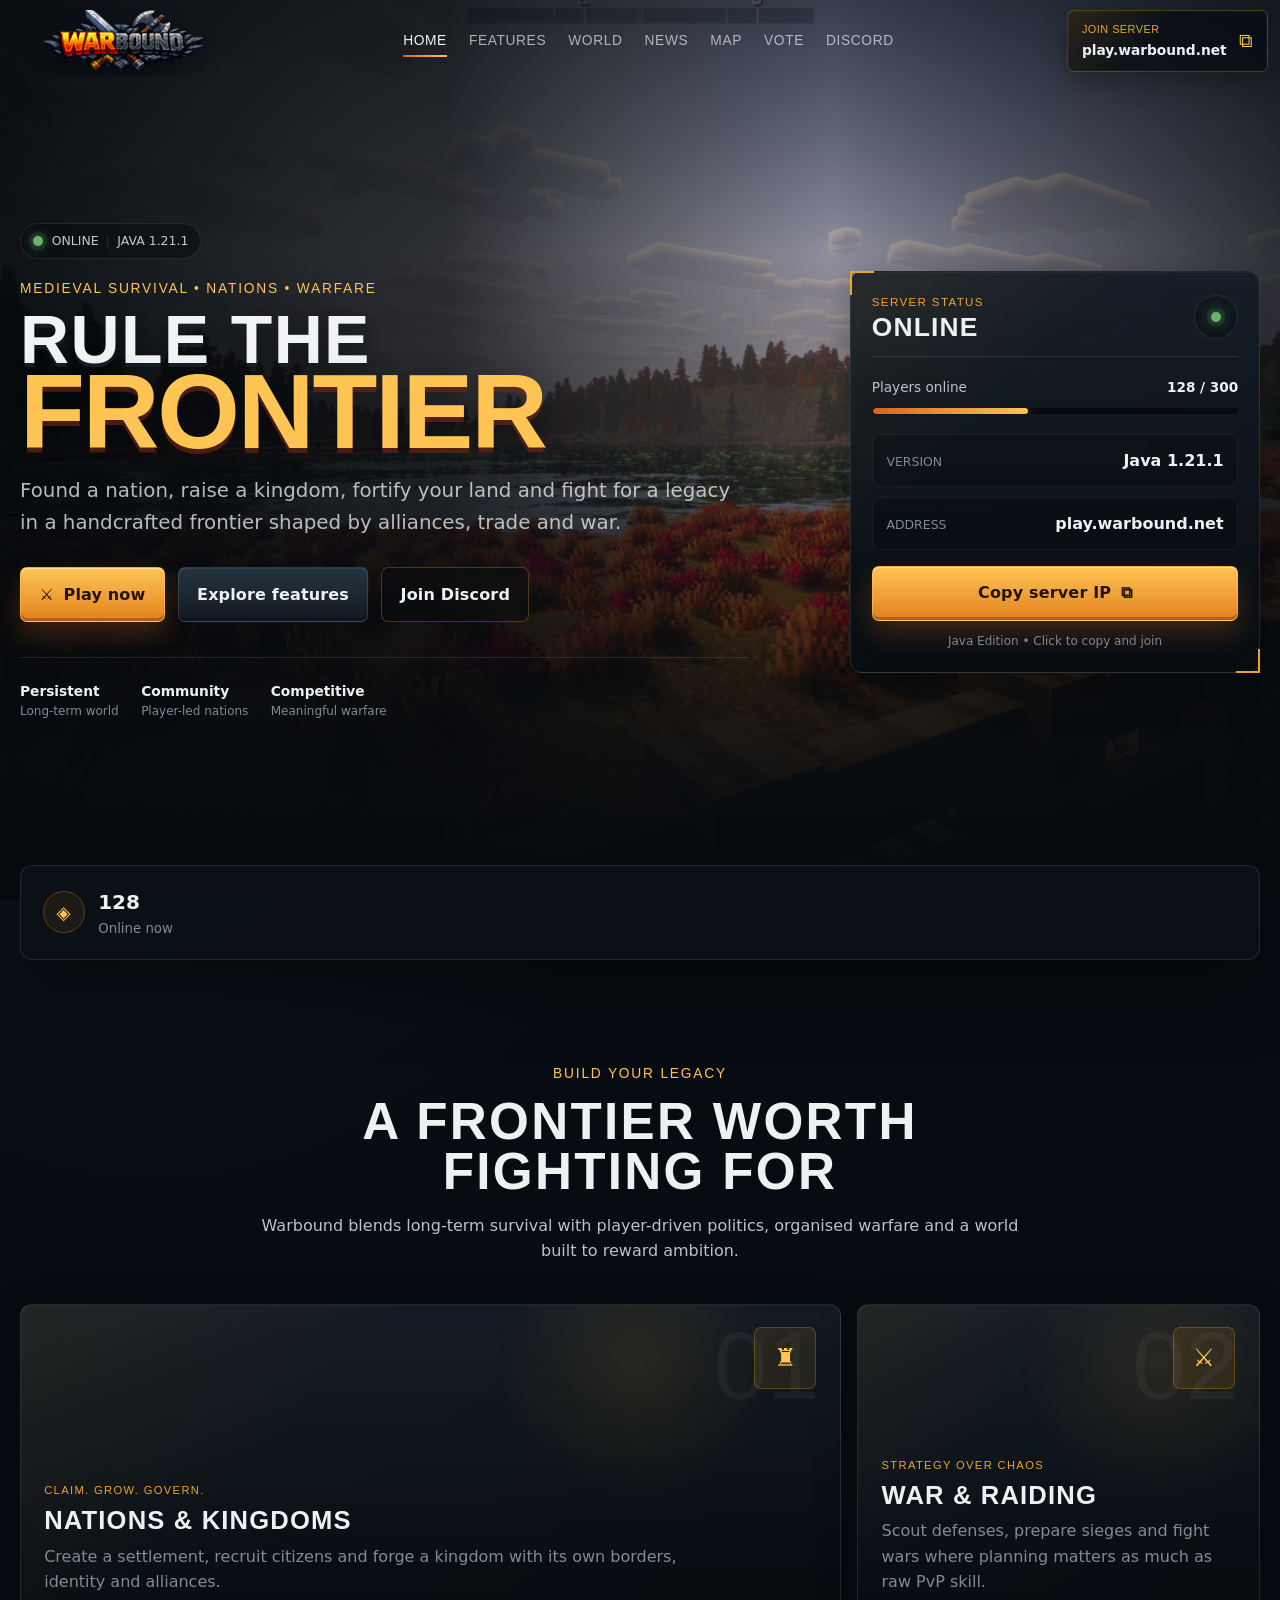
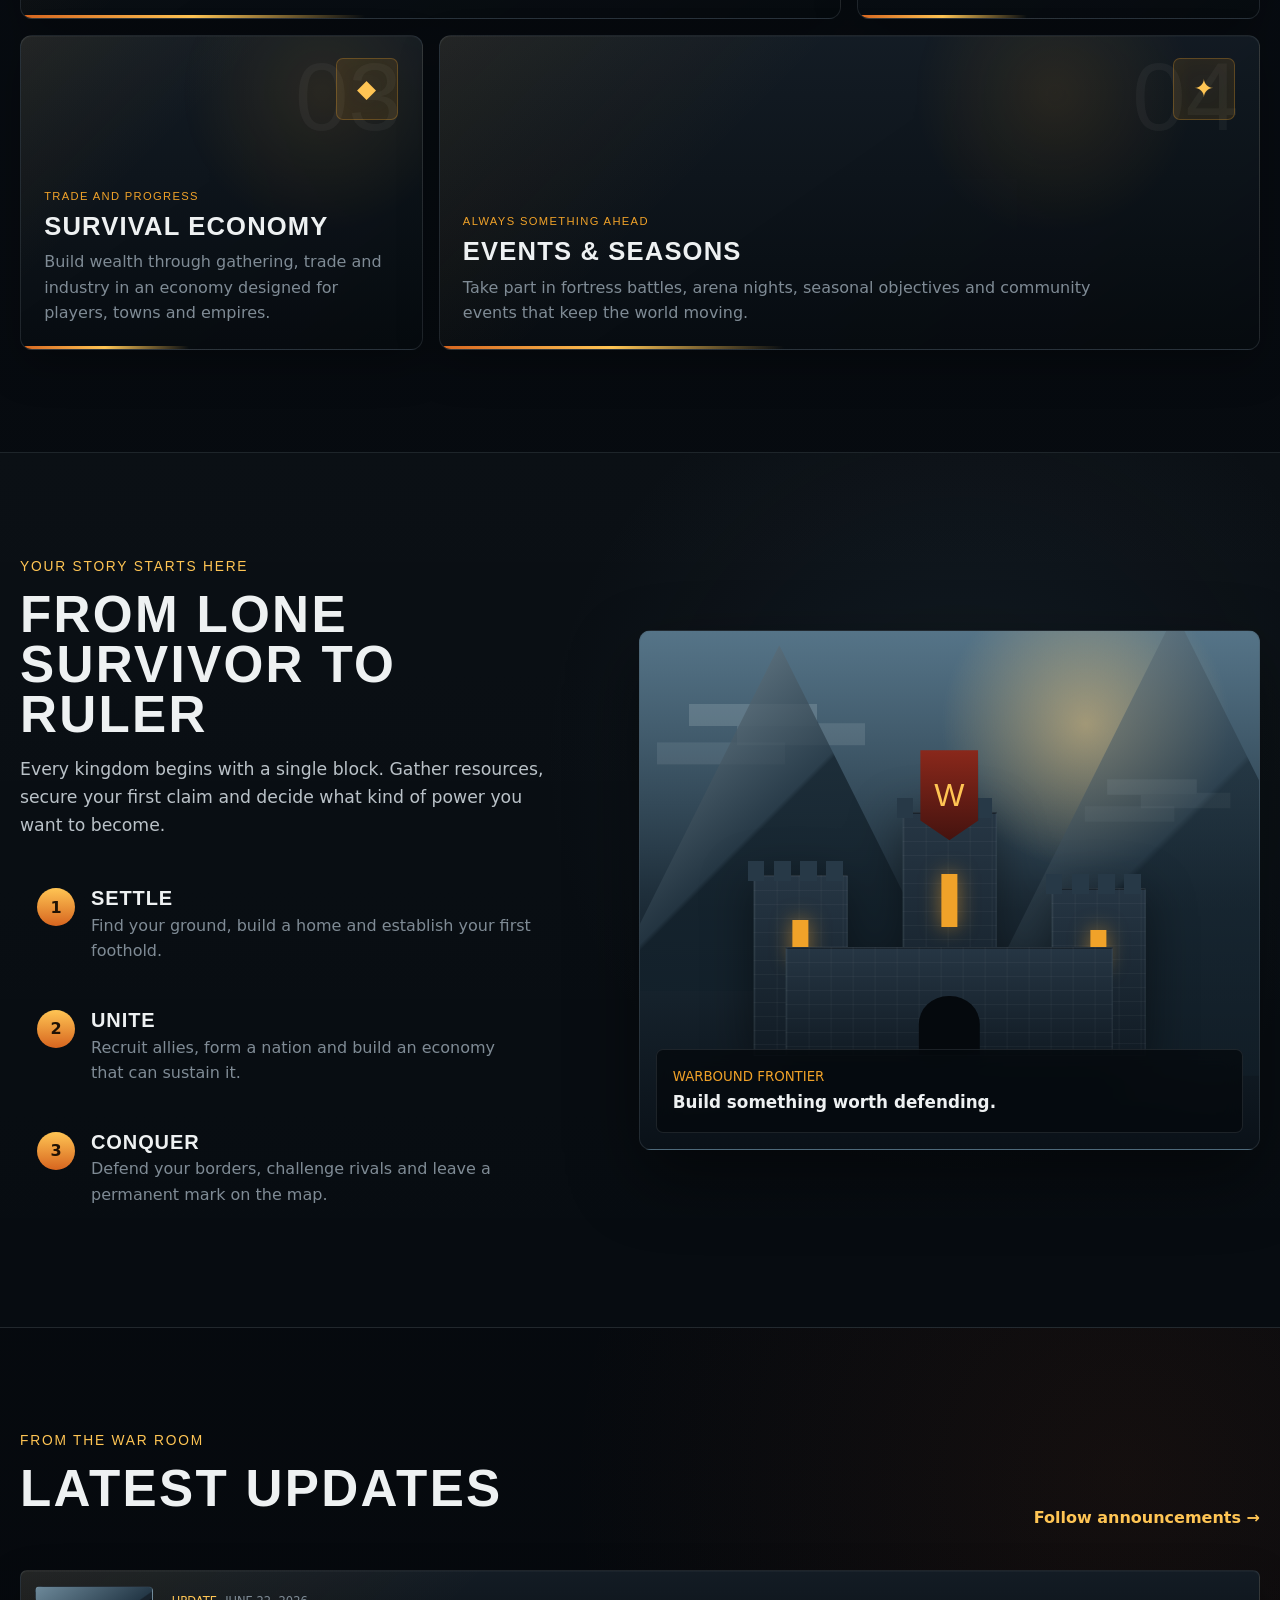
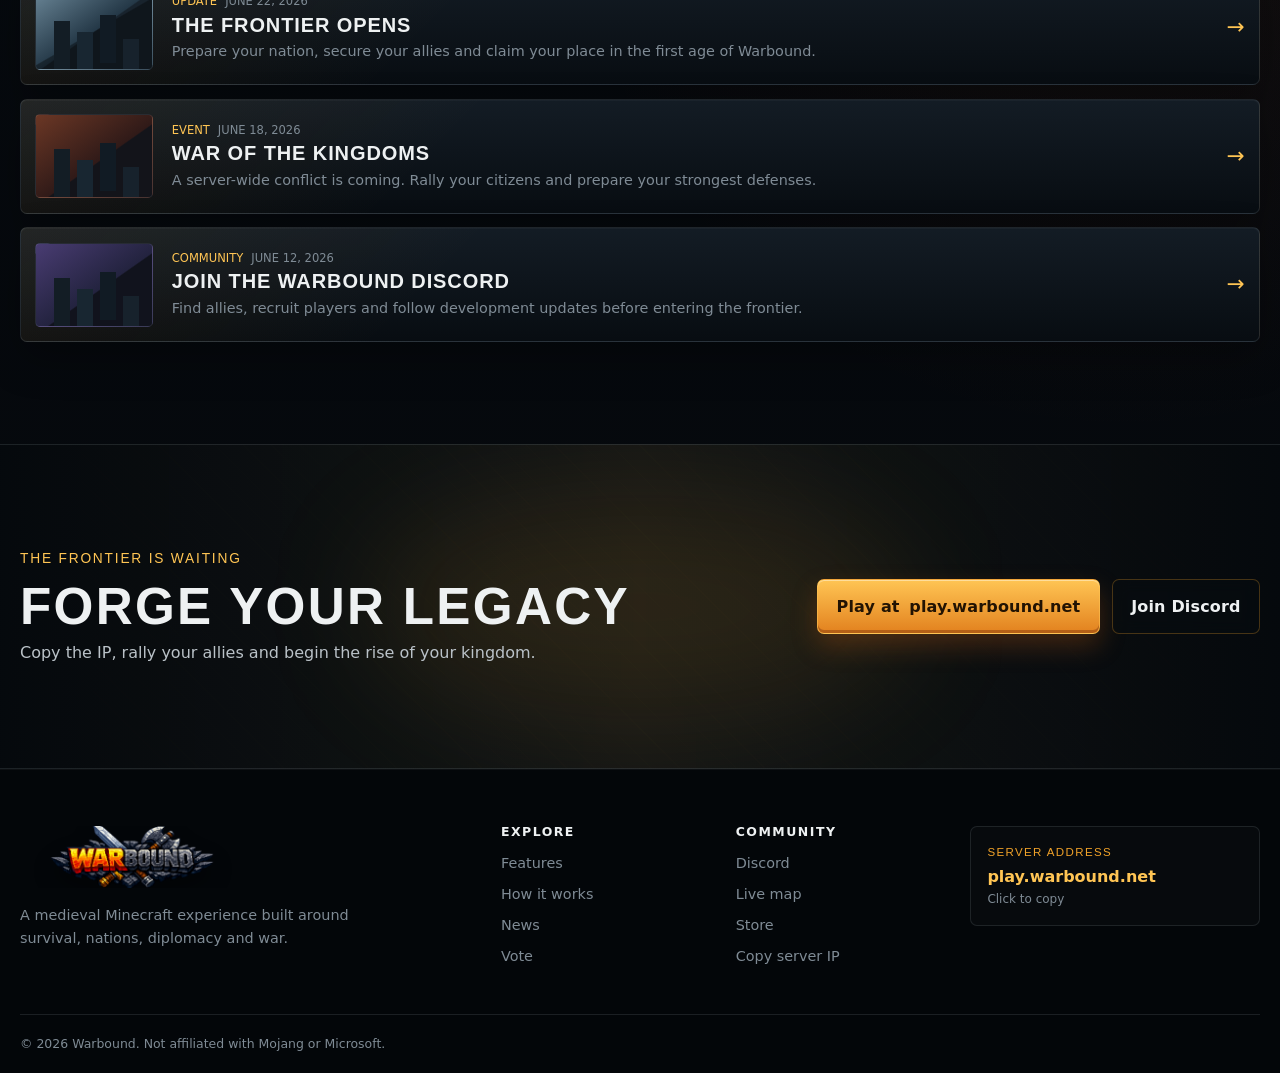
<file: index.html>
<!DOCTYPE html>
<html lang="en">
<head>
    <meta charset="UTF-8">
    <meta name="viewport" content="width=device-width, initial-scale=1.0">
    <meta name="description" content="Warbound is a medieval Minecraft survival, nations, kingdoms, PvP, and raiding server.">
    <meta name="theme-color" content="#080d13">
    <title>Warbound | Rule the Frontier</title>
    <link rel="stylesheet" href="assets/css/style.css">
    <script src="assets/js/site-config.js" defer></script>
    <script src="assets/js/main.js" defer></script>
</head>
<body>
    <a class="skip-link" href="#main-content">Skip to content</a>

    <header class="site-header" id="home">
        <nav class="navbar" aria-label="Main navigation">
            <a href="#home" class="site-logo" aria-label="Warbound home">
                <img src="assets/images/logo.png" alt="Warbound">
                <span class="logo-fallback" aria-hidden="true">WARBOUND</span>
            </a>

            <button class="nav-toggle" type="button" aria-expanded="false" aria-controls="primary-nav" aria-label="Toggle navigation">
                <span></span><span></span><span></span>
            </button>

            <div class="nav-menu" id="primary-nav">
                <a href="#home" class="nav-link active">Home</a>
                <a href="#features" class="nav-link">Features</a>
                <a href="#world" class="nav-link">World</a>
                <a href="#news" class="nav-link">News</a>
                <a href="#" class="nav-link config-link" data-config-url="mapUrl">Map</a>
                <a href="vote.html" class="nav-link">Vote</a>
                <a href="#" class="nav-link config-link" data-config-url="discordUrl">Discord</a>
            </div>

            <button class="server-pill copy-ip" type="button" aria-label="Copy server IP">
                <span class="server-pill-label">Join server</span>
                <strong data-config-text="serverIp">play.warbound.net</strong>
                <span class="copy-mark" aria-hidden="true">⧉</span>
            </button>
        </nav>
    </header>

    <main id="main-content">
        <section class="hero section-anchor" aria-labelledby="hero-title">
            <div class="hero-backdrop" data-hero-image="assets/images/hero-background.png"></div>
            <div class="hero-vignette"></div>
            <div class="hero-grid"></div>

            <div class="hero-content page-shell">
                <div class="hero-copy reveal">
                    <div class="hero-kicker">
                        <span class="status-dot is-loading" data-status-dot aria-hidden="true"></span>
                        <span data-status-text>Checking server...</span>
                        <span class="kicker-divider"></span>
                        <span data-config-text="serverVersion">Java 1.21.1</span>
                    </div>

                    <p class="eyebrow">Medieval survival • nations • warfare</p>
                    <h1 id="hero-title"><span>Rule the</span> Frontier</h1>
                    <p class="hero-subtitle">Found a nation, raise a kingdom, fortify your land and fight for a legacy in a handcrafted frontier shaped by alliances, trade and war.</p>

                    <div class="button-row">
                        <button class="btn btn-primary copy-ip" type="button">
                            <span class="btn-icon" aria-hidden="true">⚔</span>
                            Play now
                        </button>
                        <a class="btn btn-secondary" href="#features">Explore features</a>
                        <a class="btn btn-ghost config-link" href="#" data-config-url="discordUrl">Join Discord</a>
                    </div>

                    <div class="hero-trust">
                        <div><strong>Persistent</strong><span>Long-term world</span></div>
                        <div><strong>Community</strong><span>Player-led nations</span></div>
                        <div><strong>Competitive</strong><span>Meaningful warfare</span></div>
                    </div>
                </div>

                <aside class="status-card reveal" aria-label="Server status">
                    <div class="status-card-top">
                        <div>
                            <p class="panel-label">Server status</p>
                            <h2 data-status-text>Checking server...</h2>
                        </div>
                        <div class="status-orb">
                            <span class="status-dot is-loading" data-status-dot aria-hidden="true"></span>
                        </div>
                    </div>

                    <div class="player-meter" aria-label="Player capacity">
                        <div class="meter-head">
                            <span>Players online</span>
                            <strong><span data-status-current>...</span> / <span data-status-max>...</span></strong>
                        </div>
                        <div class="meter-track"><span data-player-meter></span></div>
                    </div>

                    <dl class="status-list">
                        <div>
                            <dt>Version</dt>
                            <dd data-status-version>Checking...</dd>
                        </div>
                        <div>
                            <dt>Address</dt>
                            <dd data-config-text="serverIp">play.warbound.net</dd>
                        </div>
                    </dl>

                    <button class="btn btn-primary full-width copy-ip" type="button">
                        Copy server IP <span aria-hidden="true">⧉</span>
                    </button>
                    <p class="status-note">Java Edition • Click to copy and join</p>
                </aside>
            </div>

            <div class="hero-bottom-fade"></div>
        </section>

        <section class="stat-rail" aria-label="Warbound highlights">
            <div class="page-shell stat-rail-grid">
                <div><span class="stat-icon" aria-hidden="true">◈</span><strong data-status-current>...</strong><small>Online now</small></div>
            </div>
        </section>

        <section class="section page-shell section-anchor" id="features" aria-labelledby="features-title">
            <div class="section-heading centered reveal">
                <p class="eyebrow">Build your legacy</p>
                <h2 id="features-title">A frontier worth fighting for</h2>
                <p>Warbound blends long-term survival with player-driven politics, organised warfare and a world built to reward ambition.</p>
            </div>

            <div class="feature-grid">
                <article class="feature-card feature-card-large reveal">
                    <div class="feature-number">01</div>
                    <div class="feature-icon" aria-hidden="true">♜</div>
                    <div>
                        <p class="card-kicker">Claim. Grow. Govern.</p>
                        <h3>Nations &amp; Kingdoms</h3>
                        <p>Create a settlement, recruit citizens and forge a kingdom with its own borders, identity and alliances.</p>
                    </div>
                    <span class="card-edge" aria-hidden="true"></span>
                </article>

                <article class="feature-card reveal">
                    <div class="feature-number">02</div>
                    <div class="feature-icon" aria-hidden="true">⚔</div>
                    <div>
                        <p class="card-kicker">Strategy over chaos</p>
                        <h3>War &amp; Raiding</h3>
                        <p>Scout defenses, prepare sieges and fight wars where planning matters as much as raw PvP skill.</p>
                    </div>
                    <span class="card-edge" aria-hidden="true"></span>
                </article>

                <article class="feature-card reveal">
                    <div class="feature-number">03</div>
                    <div class="feature-icon" aria-hidden="true">◆</div>
                    <div>
                        <p class="card-kicker">Trade and progress</p>
                        <h3>Survival Economy</h3>
                        <p>Build wealth through gathering, trade and industry in an economy designed for players, towns and empires.</p>
                    </div>
                    <span class="card-edge" aria-hidden="true"></span>
                </article>

                <article class="feature-card feature-card-wide reveal">
                    <div class="feature-number">04</div>
                    <div class="feature-icon" aria-hidden="true">✦</div>
                    <div>
                        <p class="card-kicker">Always something ahead</p>
                        <h3>Events &amp; Seasons</h3>
                        <p>Take part in fortress battles, arena nights, seasonal objectives and community events that keep the world moving.</p>
                    </div>
                    <span class="card-edge" aria-hidden="true"></span>
                </article>
            </div>
        </section>

        <section class="world-section section section-anchor" id="world" aria-labelledby="world-title">
            <div class="page-shell world-layout">
                <div class="world-copy reveal">
                    <p class="eyebrow">Your story starts here</p>
                    <h2 id="world-title">From lone survivor to ruler</h2>
                    <p class="lead">Every kingdom begins with a single block. Gather resources, secure your first claim and decide what kind of power you want to become.</p>

                    <div class="world-steps">
                        <article>
                            <span>1</span>
                            <div><h3>Settle</h3><p>Find your ground, build a home and establish your first foothold.</p></div>
                        </article>
                        <article>
                            <span>2</span>
                            <div><h3>Unite</h3><p>Recruit allies, form a nation and build an economy that can sustain it.</p></div>
                        </article>
                        <article>
                            <span>3</span>
                            <div><h3>Conquer</h3><p>Defend your borders, challenge rivals and leave a permanent mark on the map.</p></div>
                        </article>
                    </div>
                </div>

                <div class="world-visual reveal" aria-label="Decorative Warbound kingdom panel">
                    <div class="visual-sky"></div>
                    <div class="visual-mountain mountain-one"></div>
                    <div class="visual-mountain mountain-two"></div>
                    <div class="visual-castle">
                        <span class="tower tower-left"></span>
                        <span class="tower tower-center"></span>
                        <span class="tower tower-right"></span>
                        <span class="castle-wall"></span>
                    </div>
                    <div class="visual-banner"><span>W</span></div>
                    <div class="visual-caption"><small>Warbound Frontier</small><strong>Build something worth defending.</strong></div>
                </div>
            </div>
        </section>

        <section class="section page-shell section-anchor" id="news" aria-labelledby="news-title">
            <div class="section-heading split-heading reveal">
                <div>
                    <p class="eyebrow">From the war room</p>
                    <h2 id="news-title">Latest updates</h2>
                </div>
                <a class="text-link config-link" href="#" data-config-url="discordUrl">Follow announcements <span aria-hidden="true">→</span></a>
            </div>

            <div class="community-grid">
                <div class="news-list" id="news-list" aria-live="polite"></div>

            </div>
        </section>

        <section class="join-section section" aria-labelledby="join-title">
            <div class="join-glow"></div>
            <div class="page-shell join-content reveal">
                <div>
                    <p class="eyebrow">The frontier is waiting</p>
                    <h2 id="join-title">Forge your legacy</h2>
                    <p>Copy the IP, rally your allies and begin the rise of your kingdom.</p>
                </div>
                <div class="join-actions">
                    <button class="btn btn-primary copy-ip" type="button">Play at <span data-config-text="serverIp">play.warbound.net</span></button>
                    <a class="btn btn-ghost config-link" href="#" data-config-url="discordUrl">Join Discord</a>
                </div>
            </div>
        </section>
    </main>

    <footer class="site-footer">
        <div class="page-shell footer-top">
            <div class="footer-brand">
                <a href="#home" class="site-logo footer-logo" aria-label="Warbound home">
                    <img src="assets/images/logo.png" alt="Warbound">
                    <span class="logo-fallback" aria-hidden="true">WARBOUND</span>
                </a>
                <p>A medieval Minecraft experience built around survival, nations, diplomacy and war.</p>
            </div>

            <div class="footer-column">
                <h2>Explore</h2>
                <a href="#features">Features</a>
                <a href="#world">How it works</a>
                <a href="#news">News</a>
                <a href="vote.html">Vote</a>
            </div>

            <div class="footer-column">
                <h2>Community</h2>
                <a href="#" class="config-link" data-config-url="discordUrl">Discord</a>
                <a href="#" class="config-link" data-config-url="mapUrl">Live map</a>
                <a href="#" class="config-link" data-config-url="storeUrl">Store</a>
                <button class="footer-button copy-ip" type="button">Copy server IP</button>
            </div>

            <div class="footer-server">
                <p class="panel-label">Server address</p>
                <button class="footer-ip copy-ip" type="button">
                    <strong data-config-text="serverIp">play.warbound.net</strong>
                    <span>Click to copy</span>
                </button>
            </div>
        </div>

        <div class="page-shell footer-bottom">
            <p>&copy; <span id="copyright-year"></span> <span data-config-text="serverName">Warbound</span>. Not affiliated with Mojang or Microsoft.</p>
        </div>
    </footer>

    <div class="toast" role="status" aria-live="polite" aria-atomic="true"></div>
</body>
</html>
</file>
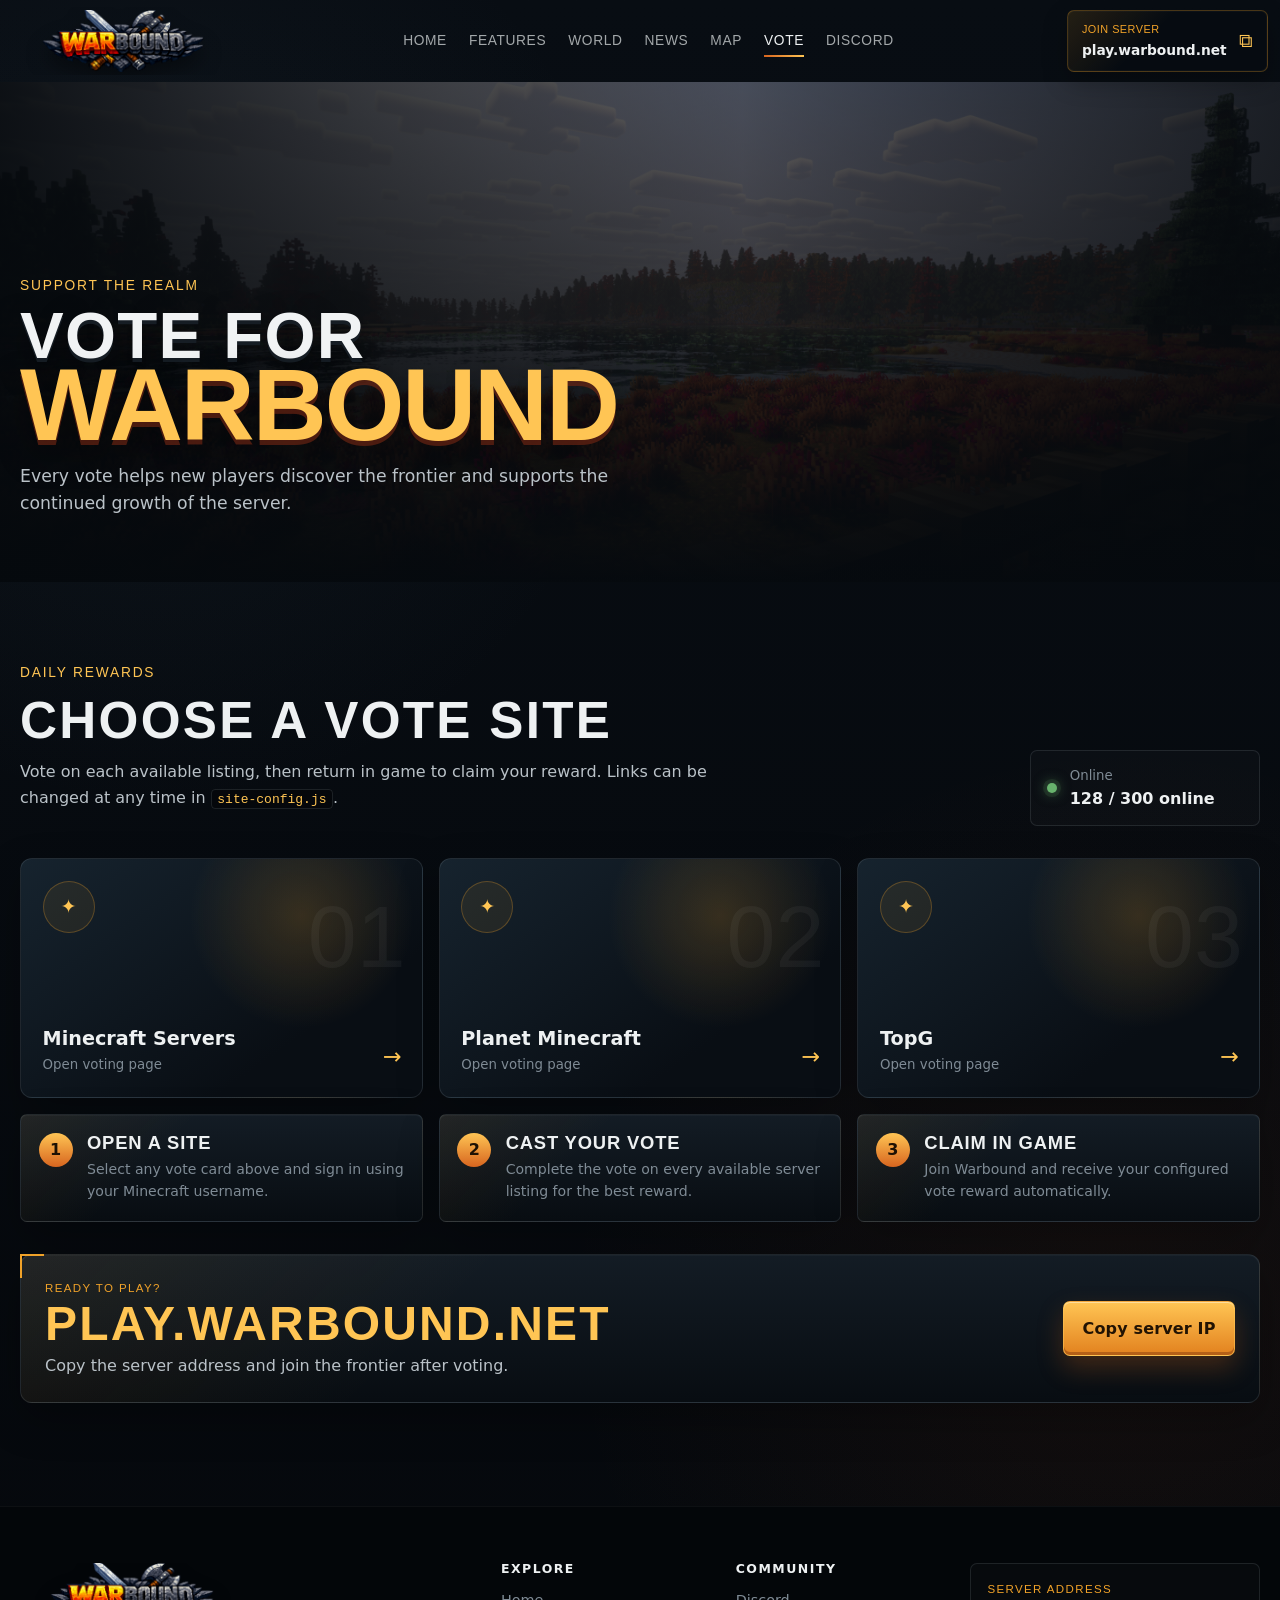
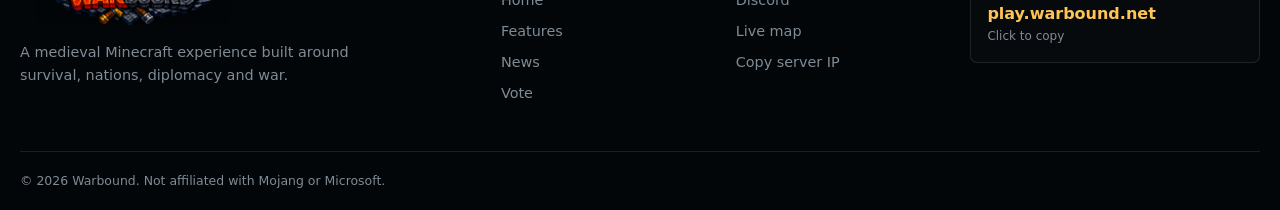
<file: vote.html>
<!DOCTYPE html>
<html lang="en">
<head>
    <meta charset="UTF-8">
    <meta name="viewport" content="width=device-width, initial-scale=1.0">
    <meta name="description" content="Vote for Warbound and support the Minecraft nations and kingdoms server.">
    <meta name="theme-color" content="#080d13">
    <title>Vote | Warbound</title>
    <link rel="stylesheet" href="assets/css/style.css">
    <script src="assets/js/site-config.js" defer></script>
    <script src="assets/js/main.js" defer></script>
</head>
<body>
    <a class="skip-link" href="#main-content">Skip to content</a>

    <header class="site-header" id="home">
        <nav class="navbar" aria-label="Main navigation">
            <a href="index.html" class="site-logo" aria-label="Warbound home">
                <img src="assets/images/logo.png" alt="Warbound">
                <span class="logo-fallback" aria-hidden="true">WARBOUND</span>
            </a>

            <button class="nav-toggle" type="button" aria-expanded="false" aria-controls="primary-nav" aria-label="Toggle navigation">
                <span></span><span></span><span></span>
            </button>

            <div class="nav-menu" id="primary-nav">
                <a href="index.html" class="nav-link">Home</a>
                <a href="index.html#features" class="nav-link">Features</a>
                <a href="index.html#world" class="nav-link">World</a>
                <a href="index.html#news" class="nav-link">News</a>
                <a href="#" class="nav-link config-link" data-config-url="mapUrl">Map</a>
                <a href="vote.html" class="nav-link active">Vote</a>
                <a href="#" class="nav-link config-link" data-config-url="discordUrl">Discord</a>
            </div>

            <button class="server-pill copy-ip" type="button" aria-label="Copy server IP">
                <span class="server-pill-label">Join server</span>
                <strong data-config-text="serverIp">play.warbound.net</strong>
                <span class="copy-mark" aria-hidden="true">⧉</span>
            </button>
        </nav>
    </header>

    <main id="main-content" class="subpage-main">
        <section class="subpage-hero">
            <div class="subpage-backdrop" data-hero-image="assets/images/hero-background.png"></div>
            <div class="subpage-overlay"></div>
            <div class="page-shell subpage-hero-content reveal">
                <p class="eyebrow">Support the realm</p>
                <h1><span>Vote for</span> Warbound</h1>
                <p>Every vote helps new players discover the frontier and supports the continued growth of the server.</p>
            </div>
        </section>

        <section class="section page-shell vote-page" aria-labelledby="vote-title">
            <div class="vote-intro reveal">
                <div>
                    <p class="eyebrow">Daily rewards</p>
                    <h2 id="vote-title">Choose a vote site</h2>
                    <p>Vote on each available listing, then return in game to claim your reward. Links can be changed at any time in <code>site-config.js</code>.</p>
                </div>

                <aside class="mini-status">
                    <span class="status-dot is-loading" data-status-dot aria-hidden="true"></span>
                    <div><small data-status-text>Checking server...</small><strong><span data-status-current>...</span> / <span data-status-max>...</span> online</strong></div>
                </aside>
            </div>

            <div class="vote-grid" id="vote-links">
                <a class="vote-card config-link" href="#">
                    <span class="vote-card-number">01</span><span class="vote-card-icon">✦</span><strong>Vote Site 1</strong><small>Open voting page</small><span class="vote-arrow">→</span>
                </a>
                <a class="vote-card config-link" href="#">
                    <span class="vote-card-number">02</span><span class="vote-card-icon">✦</span><strong>Vote Site 2</strong><small>Open voting page</small><span class="vote-arrow">→</span>
                </a>
                <a class="vote-card config-link" href="#">
                    <span class="vote-card-number">03</span><span class="vote-card-icon">✦</span><strong>Vote Site 3</strong><small>Open voting page</small><span class="vote-arrow">→</span>
                </a>
            </div>

            <div class="vote-help-grid">
                <article class="help-panel reveal">
                    <span class="help-number">1</span>
                    <div><h3>Open a site</h3><p>Select any vote card above and sign in using your Minecraft username.</p></div>
                </article>
                <article class="help-panel reveal">
                    <span class="help-number">2</span>
                    <div><h3>Cast your vote</h3><p>Complete the vote on every available server listing for the best reward.</p></div>
                </article>
                <article class="help-panel reveal">
                    <span class="help-number">3</span>
                    <div><h3>Claim in game</h3><p>Join Warbound and receive your configured vote reward automatically.</p></div>
                </article>
            </div>

            <div class="vote-cta reveal">
                <div>
                    <p class="panel-label">Ready to play?</p>
                    <h2 data-config-text="serverIp">play.warbound.net</h2>
                    <p>Copy the server address and join the frontier after voting.</p>
                </div>
                <button class="btn btn-primary copy-ip" type="button">Copy server IP</button>
            </div>
        </section>
    </main>

    <footer class="site-footer">
        <div class="page-shell footer-top">
            <div class="footer-brand">
                <a href="index.html" class="site-logo footer-logo" aria-label="Warbound home">
                    <img src="assets/images/logo.png" alt="Warbound">
                    <span class="logo-fallback" aria-hidden="true">WARBOUND</span>
                </a>
                <p>A medieval Minecraft experience built around survival, nations, diplomacy and war.</p>
            </div>
            <div class="footer-column"><h2>Explore</h2><a href="index.html">Home</a><a href="index.html#features">Features</a><a href="index.html#news">News</a><a href="vote.html">Vote</a></div>
            <div class="footer-column"><h2>Community</h2><a href="#" class="config-link" data-config-url="discordUrl">Discord</a><a href="#" class="config-link" data-config-url="mapUrl">Live map</a><button class="footer-button copy-ip" type="button">Copy server IP</button></div>
            <div class="footer-server"><p class="panel-label">Server address</p><button class="footer-ip copy-ip" type="button"><strong data-config-text="serverIp">play.warbound.net</strong><span>Click to copy</span></button></div>
        </div>
        <div class="page-shell footer-bottom"><p>&copy; <span id="copyright-year"></span> <span data-config-text="serverName">Warbound</span>. Not affiliated with Mojang or Microsoft.</p>
    </footer>

    <div class="toast" role="status" aria-live="polite" aria-atomic="true"></div>
</body>
</html>
</file>
<file: assets/css/style.css>
:root {
    --bg: #070b10;
    --bg-deep: #030609;
    --panel: #0d141c;
    --panel-2: #121c26;
    --panel-3: #192531;
    --text: #eef1f2;
    --text-soft: #bac2c8;
    --muted: #7f8b95;
    --gold: #f0a229;
    --gold-bright: #ffc554;
    --orange: #d7651f;
    --red: #a63222;
    --blue: #668ca5;
    --green: #68b36d;
    --line: rgba(194, 211, 223, 0.12);
    --line-gold: rgba(240, 162, 41, 0.28);
    --shadow: 0 28px 70px rgba(0, 0, 0, 0.46);
    --shadow-soft: 0 16px 40px rgba(0, 0, 0, 0.28);
    --radius: 12px;
    --radius-sm: 7px;
    --max-width: 1240px;
    --header-height: 82px;
}

* {
    box-sizing: border-box;
}

html {
    scroll-behavior: smooth;
    color-scheme: dark;
}

body {
    margin: 0;
    color: var(--text);
    background:
        radial-gradient(circle at 12% 18%, rgba(77, 105, 126, 0.1), transparent 30rem),
        radial-gradient(circle at 88% 72%, rgba(192, 82, 24, 0.08), transparent 35rem),
        linear-gradient(180deg, #080d13 0%, #05080c 100%);
    font-family: Inter, ui-sans-serif, system-ui, -apple-system, BlinkMacSystemFont, "Segoe UI", sans-serif;
    line-height: 1.6;
    overflow-x: hidden;
}

body::before {
    content: "";
    position: fixed;
    inset: 0;
    z-index: -1;
    pointer-events: none;
    opacity: 0.22;
    background-image:
        linear-gradient(rgba(255, 255, 255, 0.024) 1px, transparent 1px),
        linear-gradient(90deg, rgba(255, 255, 255, 0.018) 1px, transparent 1px);
    background-size: 48px 48px;
    mask-image: linear-gradient(to bottom, black, transparent 75%);
}

body.nav-open {
    overflow: hidden;
}

::selection {
    color: #1c1104;
    background: var(--gold-bright);
}

a {
    color: inherit;
    text-decoration: none;
}

button,
a {
    -webkit-tap-highlight-color: transparent;
}

button {
    font: inherit;
}

img {
    display: block;
    max-width: 100%;
}

h1,
h2,
h3,
p {
    margin-top: 0;
}

h1,
h2,
h3,
.eyebrow,
.panel-label,
.card-kicker,
.nav-link,
.server-pill-label {
    font-family: Impact, Haettenschweiler, "Arial Narrow Bold", sans-serif;
    letter-spacing: 0.045em;
}

h1,
h2,
h3 {
    text-transform: uppercase;
}

h2 {
    margin-bottom: 1rem;
    font-size: clamp(2.2rem, 4vw, 4.2rem);
    line-height: 0.98;
}

h3 {
    margin-bottom: 0.6rem;
    font-size: clamp(1.35rem, 2vw, 1.75rem);
    line-height: 1.05;
}

p {
    color: var(--text-soft);
}

code {
    padding: 0.12rem 0.35rem;
    color: var(--gold-bright);
    border: 1px solid var(--line);
    border-radius: 4px;
    background: rgba(0, 0, 0, 0.28);
}

.skip-link {
    position: fixed;
    left: 1rem;
    top: -5rem;
    z-index: 100;
    padding: 0.75rem 1rem;
    color: #211404;
    border-radius: var(--radius-sm);
    background: var(--gold-bright);
    transition: top 160ms ease;
}

.skip-link:focus {
    top: 1rem;
}

.page-shell {
    width: min(calc(100% - 2rem), var(--max-width));
    margin-inline: auto;
}

.section {
    padding-block: clamp(5rem, 8vw, 8rem);
}

.section-anchor {
    scroll-margin-top: calc(var(--header-height) + 1rem);
}

.site-header {
    position: fixed;
    inset: 0 0 auto;
    z-index: 50;
    border-bottom: 1px solid transparent;
    transition: background 180ms ease, border-color 180ms ease, box-shadow 180ms ease;
}

.site-header.scrolled {
    background: rgba(5, 9, 13, 0.92);
    border-color: var(--line);
    box-shadow: 0 12px 30px rgba(0, 0, 0, 0.28);
    backdrop-filter: blur(18px);
}

.navbar {
    display: grid;
    grid-template-columns: auto 1fr auto;
    align-items: center;
    gap: clamp(1rem, 2vw, 2rem);
    width: min(calc(100% - 1.5rem), 1420px);
    min-height: var(--header-height);
    margin-inline: auto;
}

.site-logo {
    position: relative;
    display: grid;
    place-items: center;
    width: clamp(190px, 17vw, 275px);
    height: 68px;
    overflow: hidden;
}

.site-logo img {
    position: relative;
    z-index: 2;
    width: 100%;
    height: 100%;
    object-fit: contain;
    filter: drop-shadow(0 10px 10px rgba(0, 0, 0, 0.4));
    opacity: 0;
}

.site-logo.has-image img {
    opacity: 1;
}

.logo-fallback {
    position: absolute;
    z-index: 1;
    color: var(--gold-bright);
    font-family: Impact, sans-serif;
    font-size: clamp(1.8rem, 3vw, 2.6rem);
    letter-spacing: 0.03em;
    text-shadow: 0 3px 0 #8e2718, 0 0 22px rgba(240, 162, 41, 0.22);
}

.site-logo.has-image .logo-fallback {
    display: none;
}

.nav-menu {
    display: flex;
    align-items: center;
    justify-content: center;
    gap: 0.08rem;
}

.nav-link {
    position: relative;
    padding: 0.7rem 0.65rem;
    color: rgba(238, 241, 242, 0.68);
    font-size: 0.86rem;
    text-transform: uppercase;
    transition: color 150ms ease;
}

.nav-link::after {
    content: "";
    position: absolute;
    left: 0.65rem;
    right: 0.65rem;
    bottom: 0.4rem;
    height: 2px;
    background: linear-gradient(90deg, var(--orange), var(--gold-bright));
    transform: scaleX(0);
    transform-origin: center;
    transition: transform 160ms ease;
}

.nav-link:hover,
.nav-link:focus-visible,
.nav-link.active {
    color: var(--text);
    outline: none;
}

.nav-link:hover::after,
.nav-link:focus-visible::after,
.nav-link.active::after {
    transform: scaleX(1);
}

.server-pill {
    position: relative;
    display: grid;
    grid-template-columns: auto auto;
    grid-template-areas: "label icon" "ip icon";
    column-gap: 0.8rem;
    min-width: 195px;
    padding: 0.65rem 0.85rem;
    color: var(--text);
    border: 1px solid var(--line-gold);
    border-radius: var(--radius-sm);
    background:
        linear-gradient(135deg, rgba(240, 162, 41, 0.13), transparent 42%),
        rgba(7, 12, 17, 0.78);
    box-shadow: inset 0 0 0 1px rgba(255, 255, 255, 0.025), 0 10px 24px rgba(0, 0, 0, 0.26);
    cursor: pointer;
    text-align: left;
    transition: transform 160ms ease, border-color 160ms ease, background 160ms ease;
}

.server-pill:hover,
.server-pill:focus-visible {
    transform: translateY(-2px);
    border-color: rgba(255, 197, 84, 0.55);
    background: rgba(24, 18, 11, 0.88);
    outline: none;
}

.server-pill-label {
    grid-area: label;
    color: var(--gold);
    font-size: 0.68rem;
    text-transform: uppercase;
}

.server-pill strong {
    grid-area: ip;
    font-size: 0.86rem;
}

.copy-mark {
    grid-area: icon;
    align-self: center;
    color: var(--gold-bright);
    font-size: 1.2rem;
}

.nav-toggle {
    display: none;
    width: 46px;
    height: 44px;
    padding: 0;
    color: var(--text);
    border: 1px solid var(--line);
    border-radius: var(--radius-sm);
    background: rgba(12, 19, 26, 0.92);
    cursor: pointer;
}

.nav-toggle span {
    display: block;
    width: 21px;
    height: 2px;
    margin: 5px auto;
    background: currentColor;
    transition: transform 180ms ease, opacity 180ms ease;
}

.nav-toggle[aria-expanded="true"] span:nth-child(1) {
    transform: translateY(7px) rotate(45deg);
}

.nav-toggle[aria-expanded="true"] span:nth-child(2) {
    opacity: 0;
}

.nav-toggle[aria-expanded="true"] span:nth-child(3) {
    transform: translateY(-7px) rotate(-45deg);
}

.hero {
    position: relative;
    min-height: max(760px, 100svh);
    display: grid;
    align-items: center;
    padding-top: var(--header-height);
    overflow: hidden;
    isolation: isolate;
}

.hero-backdrop,
.hero-vignette,
.hero-grid,
.hero-bottom-fade {
    position: absolute;
    inset: 0;
}

.hero-backdrop {
    z-index: -5;
    background:
        linear-gradient(145deg, #304459 0%, #17222d 42%, #0a1118 100%);
    background-position: center;
    background-size: cover;
    transform: scale(1.025);
}

.hero-backdrop.has-image {
    background-position: center;
    background-size: cover;
}

.hero-vignette {
    z-index: -4;
    background:
        linear-gradient(90deg, rgba(5, 9, 13, 0.96) 0%, rgba(5, 9, 13, 0.82) 35%, rgba(5, 9, 13, 0.3) 65%, rgba(5, 9, 13, 0.78) 100%),
        linear-gradient(180deg, rgba(4, 7, 10, 0.48) 0%, transparent 28%, rgba(4, 7, 10, 0.88) 100%);
}

.hero-grid {
    z-index: -3;
    opacity: 0.14;
    background-image:
        linear-gradient(rgba(255, 255, 255, 0.08) 1px, transparent 1px),
        linear-gradient(90deg, rgba(255, 255, 255, 0.06) 1px, transparent 1px);
    background-size: 64px 64px;
    mask-image: linear-gradient(90deg, black, transparent 67%);
}

.hero-bottom-fade {
    inset: auto 0 0;
    height: 18rem;
    z-index: -2;
    background: linear-gradient(to bottom, transparent, var(--bg));
}

.hero-content {
    display: grid;
    grid-template-columns: minmax(0, 1fr) minmax(320px, 410px);
    align-items: center;
    gap: clamp(3rem, 8vw, 7.5rem);
    padding-block: clamp(5rem, 10vh, 8rem) 8rem;
}

.hero-kicker {
    display: inline-flex;
    align-items: center;
    gap: 0.55rem;
    margin-bottom: 1.2rem;
    padding: 0.45rem 0.75rem;
    color: rgba(238, 241, 242, 0.82);
    border: 1px solid var(--line);
    border-radius: 999px;
    background: rgba(7, 12, 17, 0.52);
    backdrop-filter: blur(8px);
    font-size: 0.78rem;
    text-transform: uppercase;
}

.kicker-divider {
    width: 1px;
    height: 0.8rem;
    background: var(--line);
}

.status-dot {
    display: inline-block;
    flex: 0 0 auto;
    width: 0.62rem;
    height: 0.62rem;
    border-radius: 50%;
    background: var(--green);
    box-shadow: 0 0 0 4px rgba(104, 179, 109, 0.12), 0 0 14px rgba(104, 179, 109, 0.7);
}

.status-dot.is-loading {
    background: var(--gold);
    box-shadow: 0 0 0 4px rgba(240, 162, 41, 0.12), 0 0 14px rgba(240, 162, 41, 0.7);
    animation: pulse 1.2s ease-in-out infinite;
}

.status-dot.is-offline {
    background: #bd4939;
    box-shadow: 0 0 0 4px rgba(189, 73, 57, 0.12), 0 0 14px rgba(189, 73, 57, 0.62);
}

@keyframes pulse {
    50% { opacity: 0.42; }
}

.eyebrow {
    margin-bottom: 0.75rem;
    color: var(--gold-bright);
    font-size: 0.86rem;
    letter-spacing: 0.13em;
    text-transform: uppercase;
}

.hero h1,
.subpage-hero h1 {
    max-width: 10ch;
    margin-bottom: 1.25rem;
    font-size: clamp(4rem, 8.3vw, 8rem);
    line-height: 0.82;
    color: var(--gold-bright);
    letter-spacing: -0.02em;
    text-shadow: 0 5px 0 rgba(117, 38, 20, 0.62), 0 14px 35px rgba(0, 0, 0, 0.46);
}

.hero h1 span,
.subpage-hero h1 span {
    display: block;
    color: #f1f3f4;
    font-size: 0.64em;
    letter-spacing: 0.02em;
    text-shadow: 0 4px 0 rgba(23, 31, 38, 0.95), 0 12px 30px rgba(0, 0, 0, 0.55);
}

.hero-subtitle {
    max-width: 60ch;
    margin-bottom: 0;
    color: rgba(238, 241, 242, 0.76);
    font-size: clamp(1.05rem, 1.65vw, 1.24rem);
}

.button-row {
    display: flex;
    flex-wrap: wrap;
    gap: 0.8rem;
    margin-top: 1.8rem;
}

.btn {
    position: relative;
    display: inline-flex;
    align-items: center;
    justify-content: center;
    gap: 0.6rem;
    min-height: 50px;
    padding: 0.85rem 1.15rem;
    color: var(--text);
    border: 1px solid transparent;
    border-radius: var(--radius-sm);
    cursor: pointer;
    font-weight: 800;
    letter-spacing: 0.01em;
    overflow: hidden;
    transition: transform 170ms ease, border-color 170ms ease, box-shadow 170ms ease, background 170ms ease;
}

.btn::before {
    content: "";
    position: absolute;
    inset: 0;
    pointer-events: none;
    background: linear-gradient(110deg, transparent 25%, rgba(255, 255, 255, 0.16) 46%, transparent 66%);
    transform: translateX(-130%);
    transition: transform 420ms ease;
}

.btn:hover::before,
.btn:focus-visible::before {
    transform: translateX(130%);
}

.btn:hover,
.btn:focus-visible {
    transform: translateY(-2px);
    outline: none;
}

.btn-primary {
    color: #221303;
    border-color: rgba(255, 197, 84, 0.55);
    background: linear-gradient(180deg, var(--gold-bright), #e2811e);
    box-shadow: 0 12px 26px rgba(202, 96, 21, 0.28), inset 0 1px 0 rgba(255, 255, 255, 0.42), inset 0 -3px 0 rgba(110, 43, 10, 0.4);
}

.btn-primary:hover,
.btn-primary:focus-visible {
    box-shadow: 0 16px 34px rgba(202, 96, 21, 0.38), inset 0 1px 0 rgba(255, 255, 255, 0.45), inset 0 -3px 0 rgba(110, 43, 10, 0.4);
}

.btn-secondary {
    border-color: rgba(166, 187, 202, 0.2);
    background: linear-gradient(180deg, #253440, #111921);
    box-shadow: inset 0 1px 0 rgba(255, 255, 255, 0.08), inset 0 -3px 0 rgba(0, 0, 0, 0.28);
}

.btn-ghost {
    border-color: var(--line-gold);
    background: rgba(7, 12, 17, 0.5);
    backdrop-filter: blur(8px);
}

.btn-ghost:hover,
.btn-ghost:focus-visible {
    border-color: rgba(255, 197, 84, 0.6);
    background: rgba(33, 23, 12, 0.66);
}

.full-width {
    width: 100%;
}

.hero-trust {
    display: flex;
    flex-wrap: wrap;
    gap: 1.4rem;
    margin-top: 2.2rem;
    padding-top: 1.35rem;
    border-top: 1px solid rgba(255, 255, 255, 0.11);
}

.hero-trust div {
    display: grid;
}

.hero-trust strong {
    color: var(--text);
    font-size: 0.86rem;
}

.hero-trust span {
    color: var(--muted);
    font-size: 0.75rem;
}

.status-card,
.feature-card,
.news-card,
.help-panel,
.vote-cta {
    position: relative;
    border: 1px solid var(--line);
    background:
        linear-gradient(135deg, rgba(240, 162, 41, 0.07), transparent 35%),
        linear-gradient(180deg, rgba(20, 29, 38, 0.96), rgba(8, 13, 18, 0.98));
    box-shadow: var(--shadow-soft), inset 0 1px 0 rgba(255, 255, 255, 0.03);
}

.status-card {
    padding: 1.3rem;
    border-radius: var(--radius);
    backdrop-filter: blur(14px);
}

.status-card::before,
.status-card::after,
.vote-cta::before {
    content: "";
    position: absolute;
    width: 22px;
    height: 22px;
    pointer-events: none;
}

.status-card::before,
.vote-cta::before {
    left: -1px;
    top: -1px;
    border-left: 2px solid var(--gold);
    border-top: 2px solid var(--gold);
}

.status-card::after {
    right: -1px;
    bottom: -1px;
    border-right: 2px solid var(--gold);
    border-bottom: 2px solid var(--gold);
}

.status-card-top {
    display: flex;
    align-items: center;
    justify-content: space-between;
    gap: 1rem;
    margin-bottom: 1.25rem;
    padding-bottom: 1rem;
    border-bottom: 1px solid var(--line);
}

.panel-label {
    margin-bottom: 0.2rem;
    color: var(--gold);
    font-size: 0.72rem;
    letter-spacing: 0.12em;
    text-transform: uppercase;
}

.status-card h2 {
    margin: 0;
    font-size: 1.65rem;
}

.status-orb {
    display: grid;
    place-items: center;
    width: 44px;
    height: 44px;
    border: 1px solid var(--line);
    border-radius: 50%;
    background: rgba(0, 0, 0, 0.22);
}

.player-meter {
    margin-bottom: 1.2rem;
}

.meter-head {
    display: flex;
    justify-content: space-between;
    gap: 1rem;
    margin-bottom: 0.5rem;
    color: var(--text-soft);
    font-size: 0.85rem;
}

.meter-head strong {
    color: var(--text);
}

.meter-track {
    height: 8px;
    overflow: hidden;
    border: 1px solid rgba(255, 255, 255, 0.05);
    border-radius: 999px;
    background: #060a0e;
}

.meter-track span {
    display: block;
    width: 0;
    height: 100%;
    border-radius: inherit;
    background: linear-gradient(90deg, var(--orange), var(--gold-bright));
    box-shadow: 0 0 18px rgba(240, 162, 41, 0.45);
    transition: width 600ms ease;
}

.status-list {
    display: grid;
    gap: 0.65rem;
    margin: 0 0 1rem;
}

.status-list div {
    display: flex;
    align-items: baseline;
    justify-content: space-between;
    gap: 1rem;
    padding: 0.78rem 0.85rem;
    border: 1px solid rgba(255, 255, 255, 0.055);
    border-radius: var(--radius-sm);
    background: rgba(0, 0, 0, 0.17);
}

.status-list dt {
    color: var(--muted);
    font-size: 0.78rem;
    text-transform: uppercase;
}

.status-list dd {
    margin: 0;
    color: var(--text);
    font-weight: 800;
    text-align: right;
    word-break: break-word;
}

.status-note {
    margin: 0.7rem 0 0;
    color: var(--muted);
    font-size: 0.75rem;
    text-align: center;
}

.stat-rail {
    position: relative;
    z-index: 4;
    margin-top: -2.2rem;
}

.stat-rail-grid {
    display: grid;
    grid-template-columns: 1fr;
    border: 1px solid var(--line);
    border-radius: var(--radius);
    background: rgba(11, 17, 23, 0.96);
    box-shadow: var(--shadow);
    overflow: hidden;
}

.stat-rail-grid > div {
    position: relative;
    display: grid;
    grid-template-columns: auto 1fr;
    grid-template-areas: "icon number" "icon label";
    column-gap: 0.85rem;
    align-items: center;
    padding: 1.25rem 1.35rem;
}

.stat-rail-grid > div + div {
    border-left: 1px solid var(--line);
}

.stat-icon {
    grid-area: icon;
    display: grid;
    place-items: center;
    width: 42px;
    height: 42px;
    color: var(--gold-bright);
    border: 1px solid var(--line-gold);
    border-radius: 50%;
    background: rgba(240, 162, 41, 0.08);
    font-size: 1.15rem;
}

.stat-rail strong {
    grid-area: number;
    color: var(--text);
    font-size: 1.25rem;
}

.stat-rail small {
    grid-area: label;
    color: var(--muted);
}

.section-heading {
    max-width: 760px;
    margin-bottom: 2.5rem;
}

.section-heading.centered {
    margin-inline: auto;
    text-align: center;
}

.section-heading p:last-child {
    margin-bottom: 0;
}

.section-heading h2 {
    margin-bottom: 1rem;
}

.feature-grid {
    display: grid;
    grid-template-columns: repeat(3, minmax(0, 1fr));
    gap: 1rem;
}

.feature-card {
    min-height: 315px;
    display: flex;
    flex-direction: column;
    justify-content: flex-end;
    padding: 1.45rem;
    border-radius: var(--radius);
    overflow: hidden;
    transition: transform 190ms ease, border-color 190ms ease, box-shadow 190ms ease;
}

.feature-card::before {
    content: "";
    position: absolute;
    inset: 0;
    opacity: 0.48;
    background:
        radial-gradient(circle at 75% 18%, rgba(240, 162, 41, 0.22), transparent 9rem),
        linear-gradient(145deg, transparent 45%, rgba(0, 0, 0, 0.32));
    pointer-events: none;
}

.feature-card:hover {
    transform: translateY(-6px);
    border-color: rgba(240, 162, 41, 0.36);
    box-shadow: 0 26px 56px rgba(0, 0, 0, 0.36), 0 0 30px rgba(240, 162, 41, 0.05);
}

.feature-card-large {
    grid-column: span 2;
}

.feature-card-wide {
    grid-column: span 2;
}

.feature-number {
    position: absolute;
    right: 1.25rem;
    top: 0.8rem;
    color: rgba(255, 255, 255, 0.045);
    font-family: Impact, sans-serif;
    font-size: 6rem;
    line-height: 1;
}

.feature-icon {
    position: absolute;
    right: 1.5rem;
    top: 1.35rem;
    display: grid;
    place-items: center;
    width: 62px;
    height: 62px;
    color: var(--gold-bright);
    border: 1px solid var(--line-gold);
    border-radius: var(--radius-sm);
    background: rgba(240, 162, 41, 0.09);
    box-shadow: inset 0 0 25px rgba(240, 162, 41, 0.04);
    font-size: 1.55rem;
}

.feature-card > div:not(.feature-icon):not(.feature-number) {
    position: relative;
    z-index: 1;
    max-width: 40rem;
}

.card-kicker {
    margin-bottom: 0.45rem;
    color: var(--gold);
    font-size: 0.7rem;
    letter-spacing: 0.12em;
    text-transform: uppercase;
}

.feature-card p:last-child {
    margin-bottom: 0;
    color: var(--muted);
}

.card-edge {
    position: absolute;
    left: 0;
    bottom: 0;
    width: 42%;
    height: 3px;
    background: linear-gradient(90deg, var(--orange), var(--gold-bright), transparent);
}

.world-section {
    position: relative;
    overflow: hidden;
    border-block: 1px solid var(--line);
    background:
        radial-gradient(circle at 75% 35%, rgba(80, 113, 136, 0.12), transparent 26rem),
        linear-gradient(180deg, rgba(255, 255, 255, 0.015), transparent),
        #070c11;
}

.world-layout {
    display: grid;
    grid-template-columns: minmax(0, 0.92fr) minmax(420px, 1.08fr);
    align-items: center;
    gap: clamp(3rem, 7vw, 7rem);
}

.world-copy .lead {
    max-width: 58ch;
    font-size: 1.08rem;
}

.world-steps {
    display: grid;
    gap: 0.75rem;
    margin-top: 2rem;
}

.world-steps article {
    display: grid;
    grid-template-columns: auto 1fr;
    align-items: start;
    gap: 1rem;
    padding: 1rem;
    border: 1px solid transparent;
    border-radius: var(--radius-sm);
    transition: border-color 170ms ease, background 170ms ease, transform 170ms ease;
}

.world-steps article:hover {
    transform: translateX(5px);
    border-color: var(--line);
    background: rgba(255, 255, 255, 0.022);
}

.world-steps article > span {
    display: grid;
    place-items: center;
    width: 38px;
    height: 38px;
    color: #201205;
    border-radius: 50%;
    background: linear-gradient(180deg, var(--gold-bright), var(--orange));
    font-weight: 900;
}

.world-steps h3 {
    margin-bottom: 0.22rem;
    font-size: 1.25rem;
}

.world-steps p {
    margin-bottom: 0;
    color: var(--muted);
}

.world-visual {
    position: relative;
    min-height: 520px;
    border: 1px solid var(--line);
    border-radius: var(--radius);
    background: linear-gradient(180deg, #3f5b6d 0%, #1d2d39 50%, #0a1118 100%);
    box-shadow: var(--shadow);
    overflow: hidden;
}

.visual-sky {
    position: absolute;
    inset: 0;
    background:
        radial-gradient(circle at 72% 18%, rgba(255, 209, 126, 0.5), transparent 9rem),
        linear-gradient(180deg, rgba(143, 181, 205, 0.28), transparent 54%);
}

.visual-sky::before,
.visual-sky::after {
    content: "";
    position: absolute;
    width: 8rem;
    height: 1.4rem;
    background: rgba(230, 239, 242, 0.16);
    box-shadow: 3rem 1.2rem 0 rgba(230, 239, 242, 0.11), -2rem 2.4rem 0 rgba(230, 239, 242, 0.09);
}

.visual-sky::before { left: 8%; top: 14%; }
.visual-sky::after { right: 7%; top: 28%; transform: scale(0.7); }

.visual-mountain {
    position: absolute;
    bottom: 25%;
    width: 65%;
    aspect-ratio: 1;
    background: linear-gradient(135deg, #8fa1aa, #263845 48%, #12202a 49%);
    clip-path: polygon(50% 0, 100% 100%, 0 100%);
    opacity: 0.75;
}

.mountain-one { left: -10%; transform: scale(0.86); }
.mountain-two { right: -19%; bottom: 20%; transform: scale(1.15); opacity: 0.56; }

.visual-castle {
    position: absolute;
    left: 50%;
    bottom: 18%;
    width: 66%;
    height: 50%;
    transform: translateX(-50%);
    filter: drop-shadow(0 18px 25px rgba(0, 0, 0, 0.46));
}

.castle-wall,
.tower {
    position: absolute;
    bottom: 0;
    border: 1px solid rgba(194, 211, 223, 0.12);
    background:
        linear-gradient(rgba(255, 255, 255, 0.035) 1px, transparent 1px),
        linear-gradient(90deg, rgba(255, 255, 255, 0.035) 1px, transparent 1px),
        linear-gradient(180deg, #263644, #111b24);
    background-size: 22px 14px, 22px 14px, auto;
}

.castle-wall {
    left: 10%;
    right: 10%;
    height: 42%;
}

.castle-wall::after {
    content: "";
    position: absolute;
    left: 50%;
    bottom: 0;
    width: 19%;
    height: 55%;
    transform: translateX(-50%);
    border-radius: 48% 48% 0 0;
    background: #05090d;
}

.tower {
    width: 23%;
}

.tower::before {
    content: "";
    position: absolute;
    left: -7%;
    right: -7%;
    top: -15px;
    height: 20px;
    background: repeating-linear-gradient(90deg, #273947 0 16%, transparent 16% 25%);
}

.tower::after {
    content: "";
    position: absolute;
    left: 50%;
    top: 25%;
    width: 18%;
    height: 22%;
    transform: translateX(-50%);
    background: #f0a229;
    box-shadow: 0 0 20px rgba(240, 162, 41, 0.55);
}

.tower-left { left: 2%; height: 70%; }
.tower-center { left: 38.5%; height: 94%; }
.tower-right { right: 2%; height: 65%; }

.visual-banner {
    position: absolute;
    left: 50%;
    top: 23%;
    display: grid;
    place-items: center;
    width: 58px;
    height: 90px;
    transform: translateX(-50%);
    color: var(--gold-bright);
    background: linear-gradient(180deg, #8a281b, #45130f);
    clip-path: polygon(0 0, 100% 0, 100% 78%, 50% 100%, 0 78%);
    box-shadow: 0 8px 18px rgba(0, 0, 0, 0.36);
    font-family: Impact, sans-serif;
    font-size: 2rem;
}

.visual-caption {
    position: absolute;
    inset: auto 1rem 1rem;
    display: grid;
    gap: 0.15rem;
    padding: 1rem;
    border: 1px solid var(--line);
    border-radius: var(--radius-sm);
    background: rgba(5, 9, 13, 0.76);
    backdrop-filter: blur(10px);
}

.visual-caption small {
    color: var(--gold);
    text-transform: uppercase;
}

.visual-caption strong {
    font-size: 1.05rem;
}

.split-heading {
    max-width: none;
    display: flex;
    align-items: end;
    justify-content: space-between;
    gap: 2rem;
}

.text-link {
    color: var(--gold-bright);
    font-weight: 800;
}

.text-link:hover,
.text-link:focus-visible {
    color: #fff1cf;
    outline: none;
}

.community-grid {
    display: grid;
    grid-template-columns: 1fr;
    gap: 1rem;
}

.news-list {
    display: grid;
    gap: 0.85rem;
}

.news-card {
    display: grid;
    grid-template-columns: 118px 1fr auto;
    align-items: center;
    gap: 1.15rem;
    padding: 0.9rem;
    border-radius: var(--radius-sm);
    transition: transform 170ms ease, border-color 170ms ease, background 170ms ease;
}

.news-card:hover {
    transform: translateX(4px);
    border-color: rgba(240, 162, 41, 0.28);
    background: linear-gradient(90deg, rgba(240, 162, 41, 0.07), rgba(13, 20, 28, 0.97));
}

.news-thumb {
    position: relative;
    min-height: 84px;
    border: 1px solid var(--line);
    border-radius: 5px;
    background:
        linear-gradient(150deg, transparent 52%, rgba(0, 0, 0, 0.38) 53%),
        linear-gradient(145deg, #6d899a, #243847 52%, #18232d 53%);
    overflow: hidden;
}

.news-thumb::before {
    content: "";
    position: absolute;
    left: 15%;
    bottom: 0;
    width: 16px;
    height: 48px;
    background: #131d25;
    box-shadow: 23px 11px 0 #182631, 46px -6px 0 #111b24, 69px 18px 0 #17222c;
}

.news-card:nth-child(2) .news-thumb {
    background: linear-gradient(145deg, #6b3725, #301a18 55%, #13141a 56%);
}

.news-card:nth-child(3) .news-thumb {
    background: linear-gradient(145deg, #493c72, #23233f 55%, #11131d 56%);
}

.news-meta {
    display: flex;
    flex-wrap: wrap;
    gap: 0.5rem;
    margin-bottom: 0.25rem;
    color: var(--muted);
    font-size: 0.72rem;
    text-transform: uppercase;
}

.news-tag {
    color: var(--gold-bright);
}

.news-card h3 {
    margin-bottom: 0.3rem;
    font-size: 1.25rem;
}

.news-card p {
    margin: 0;
    color: var(--muted);
    font-size: 0.9rem;
}

.news-arrow {
    color: var(--gold-bright);
    font-size: 1.35rem;
}

.join-section {
    position: relative;
    overflow: hidden;
    border-block: 1px solid var(--line);
    background:
        linear-gradient(90deg, rgba(5, 9, 13, 0.98), rgba(25, 27, 24, 0.78), rgba(5, 9, 13, 0.98)),
        repeating-linear-gradient(45deg, rgba(240, 162, 41, 0.045) 0 1px, transparent 1px 20px);
}

.join-glow {
    position: absolute;
    left: 50%;
    top: 50%;
    width: 34rem;
    height: 14rem;
    transform: translate(-50%, -50%);
    border-radius: 50%;
    background: rgba(240, 162, 41, 0.1);
    filter: blur(60px);
}

.join-content {
    position: relative;
    display: flex;
    align-items: center;
    justify-content: space-between;
    gap: 2rem;
}

.join-content h2 {
    margin-bottom: 0.5rem;
}

.join-content p:last-child {
    margin-bottom: 0;
}

.join-actions {
    display: flex;
    flex-wrap: wrap;
    justify-content: flex-end;
    gap: 0.75rem;
}

.site-footer {
    background: #030609;
    border-top: 1px solid rgba(255, 255, 255, 0.04);
}

.footer-top {
    display: grid;
    grid-template-columns: 1.55fr 0.7fr 0.7fr 1fr;
    gap: 2rem;
    padding-block: 3.5rem 2.4rem;
}

.footer-logo {
    width: 220px;
    height: 62px;
    margin-bottom: 1rem;
}

.footer-brand p {
    max-width: 36ch;
    margin-bottom: 0;
    color: var(--muted);
    font-size: 0.9rem;
}

.footer-column h2 {
    margin-bottom: 0.9rem;
    font-family: inherit;
    font-size: 0.78rem;
    letter-spacing: 0.12em;
    text-transform: uppercase;
}

.footer-column a,
.footer-button {
    display: block;
    width: fit-content;
    margin: 0 0 0.48rem;
    padding: 0;
    color: var(--muted);
    border: 0;
    background: none;
    cursor: pointer;
    font: inherit;
    font-size: 0.9rem;
    text-align: left;
}

.footer-column a:hover,
.footer-column a:focus-visible,
.footer-button:hover,
.footer-button:focus-visible {
    color: var(--gold-bright);
    outline: none;
}

.footer-server {
    align-self: start;
    padding: 1rem;
    border: 1px solid var(--line);
    border-radius: var(--radius-sm);
    background: rgba(255, 255, 255, 0.018);
}

.footer-ip {
    display: grid;
    width: 100%;
    padding: 0;
    color: var(--text);
    border: 0;
    background: none;
    cursor: pointer;
    text-align: left;
}

.footer-ip strong {
    color: var(--gold-bright);
    word-break: break-word;
}

.footer-ip span {
    color: var(--muted);
    font-size: 0.75rem;
}

.footer-bottom {
    display: flex;
    align-items: center;
    justify-content: space-between;
    gap: 1rem;
    padding-block: 1.2rem;
    border-top: 1px solid var(--line);
}

.footer-bottom p {
    margin: 0;
    color: var(--muted);
    font-size: 0.78rem;
}

.footer-bottom div {
    display: flex;
    gap: 1rem;
}

.footer-bottom a {
    color: var(--muted);
    font-size: 0.78rem;
}

.toast {
    position: fixed;
    left: 50%;
    bottom: 1.25rem;
    z-index: 100;
    width: max-content;
    max-width: calc(100vw - 2rem);
    padding: 0.85rem 1rem;
    color: var(--text);
    border: 1px solid var(--line-gold);
    border-radius: var(--radius-sm);
    background: rgba(9, 15, 21, 0.96);
    box-shadow: var(--shadow);
    transform: translate(-50%, 140%);
    opacity: 0;
    transition: transform 180ms ease, opacity 180ms ease;
}

.toast.show {
    transform: translate(-50%, 0);
    opacity: 1;
}

.reveal {
    opacity: 1;
    transform: none;
}

.js .reveal {
    opacity: 0;
    transform: translateY(22px);
    transition: opacity 560ms ease, transform 560ms ease;
}

.js .reveal.is-visible {
    opacity: 1;
    transform: none;
}

/* Vote page */
.subpage-main {
    padding-top: var(--header-height);
}

.subpage-hero {
    position: relative;
    min-height: 500px;
    display: grid;
    align-items: end;
    overflow: hidden;
    isolation: isolate;
}

.subpage-backdrop,
.subpage-overlay {
    position: absolute;
    inset: 0;
}

.subpage-backdrop {
    z-index: -3;
    background: linear-gradient(145deg, #304459, #101821);
    background-position: center;
    background-size: cover;
}

.subpage-overlay {
    z-index: -2;
    background:
        linear-gradient(90deg, rgba(5, 9, 13, 0.95), rgba(5, 9, 13, 0.54) 58%, rgba(5, 9, 13, 0.84)),
        linear-gradient(180deg, rgba(5, 9, 13, 0.16), var(--bg));
}

.subpage-hero-content {
    padding-block: 6rem 4rem;
}

.subpage-hero h1 {
    margin-bottom: 1rem;
    font-size: clamp(3.8rem, 8vw, 7rem);
}

.subpage-hero-content > p:last-child {
    max-width: 58ch;
    margin-bottom: 0;
    font-size: 1.08rem;
}

.vote-page {
    padding-top: 5rem;
}

.vote-intro {
    display: flex;
    align-items: end;
    justify-content: space-between;
    gap: 2rem;
    margin-bottom: 2rem;
}

.vote-intro > div:first-child {
    max-width: 720px;
}

.vote-intro h2 {
    margin-bottom: 0.8rem;
}

.mini-status {
    display: flex;
    align-items: center;
    gap: 0.8rem;
    min-width: 230px;
    padding: 0.85rem 1rem;
    border: 1px solid var(--line);
    border-radius: var(--radius-sm);
    background: rgba(255, 255, 255, 0.018);
}

.mini-status div {
    display: grid;
}

.mini-status small {
    color: var(--muted);
}

.vote-grid {
    display: grid;
    grid-template-columns: repeat(3, minmax(0, 1fr));
    gap: 1rem;
}

.vote-card {
    position: relative;
    min-height: 240px;
    display: flex;
    flex-direction: column;
    justify-content: flex-end;
    padding: 1.35rem;
    border: 1px solid var(--line);
    border-radius: var(--radius);
    background:
        radial-gradient(circle at 70% 24%, rgba(240, 162, 41, 0.18), transparent 7rem),
        linear-gradient(145deg, #16232e, #090e14 72%);
    box-shadow: var(--shadow-soft);
    overflow: hidden;
    transition: transform 180ms ease, border-color 180ms ease, box-shadow 180ms ease;
}

.vote-card:hover,
.vote-card:focus-visible {
    transform: translateY(-6px);
    border-color: rgba(255, 197, 84, 0.48);
    box-shadow: 0 26px 50px rgba(0, 0, 0, 0.38), 0 0 28px rgba(240, 162, 41, 0.06);
    outline: none;
}

.vote-card-number {
    position: absolute;
    right: 1rem;
    top: 0.5rem;
    color: rgba(255, 255, 255, 0.045);
    font-family: Impact, sans-serif;
    font-size: 5.5rem;
}

.vote-card-icon {
    position: absolute;
    left: 1.35rem;
    top: 1.35rem;
    display: grid;
    place-items: center;
    width: 52px;
    height: 52px;
    color: var(--gold-bright);
    border: 1px solid var(--line-gold);
    border-radius: 50%;
    background: rgba(240, 162, 41, 0.08);
    font-size: 1.2rem;
}

.vote-card strong {
    position: relative;
    font-size: 1.2rem;
}

.vote-card small {
    position: relative;
    color: var(--muted);
}

.vote-arrow {
    position: absolute;
    right: 1.25rem;
    bottom: 1.4rem;
    color: var(--gold-bright);
    font-size: 1.4rem;
}

.vote-help-grid {
    display: grid;
    grid-template-columns: repeat(3, minmax(0, 1fr));
    gap: 1rem;
    margin-top: 1rem;
}

.help-panel {
    display: grid;
    grid-template-columns: auto 1fr;
    gap: 0.9rem;
    padding: 1.1rem;
    border-radius: var(--radius-sm);
}

.help-number {
    display: grid;
    place-items: center;
    width: 34px;
    height: 34px;
    color: #1d1104;
    border-radius: 50%;
    background: linear-gradient(180deg, var(--gold-bright), var(--orange));
    font-weight: 900;
}

.help-panel h3 {
    margin-bottom: 0.35rem;
    font-size: 1.15rem;
}

.help-panel p {
    margin-bottom: 0;
    color: var(--muted);
    font-size: 0.88rem;
}

.vote-cta {
    display: flex;
    align-items: center;
    justify-content: space-between;
    gap: 2rem;
    margin-top: 2rem;
    padding: 1.5rem;
    border-radius: var(--radius);
}

.vote-cta h2 {
    margin-bottom: 0.35rem;
    color: var(--gold-bright);
    font-size: clamp(1.8rem, 4vw, 3rem);
}

.vote-cta p:last-child {
    margin-bottom: 0;
}

@media (max-width: 1180px) {
    .navbar {
        grid-template-columns: auto 1fr auto;
    }

    .nav-toggle {
        display: block;
        justify-self: end;
    }

    .server-pill {
        display: none;
    }

    .nav-menu {
        position: fixed;
        inset: var(--header-height) 0 auto;
        display: grid;
        gap: 0;
        max-height: calc(100svh - var(--header-height));
        padding: 1rem;
        overflow-y: auto;
        background: rgba(5, 9, 13, 0.98);
        border-bottom: 1px solid var(--line);
        box-shadow: 0 18px 36px rgba(0, 0, 0, 0.38);
        transform: translateY(-120%);
        opacity: 0;
        pointer-events: none;
        transition: transform 190ms ease, opacity 190ms ease;
    }

    .nav-menu.open {
        transform: translateY(0);
        opacity: 1;
        pointer-events: auto;
    }

    .nav-link {
        padding: 0.95rem 0.4rem;
        border-bottom: 1px solid rgba(255, 255, 255, 0.045);
    }

    .nav-link::after {
        left: 0;
        right: auto;
        bottom: 0.55rem;
        width: 42px;
    }

    .hero-content {
        grid-template-columns: minmax(0, 1fr) minmax(300px, 350px);
        gap: 3rem;
    }
}

@media (max-width: 940px) {
    .hero {
        min-height: auto;
    }

    .hero-content,
    .world-layout,
    .community-grid {
        grid-template-columns: 1fr;
    }

    .hero-content {
        padding-top: 5rem;
    }

    .status-card {
        width: min(100%, 560px);
    }

    .stat-rail {
        margin-top: -1rem;
    }

    .stat-rail-grid {
        grid-template-columns: repeat(2, 1fr);
    }

    .stat-rail-grid > div:nth-child(3) {
        border-left: 0;
        border-top: 1px solid var(--line);
    }

    .stat-rail-grid > div:nth-child(4) {
        border-top: 1px solid var(--line);
    }

    .feature-grid {
        grid-template-columns: repeat(2, minmax(0, 1fr));
    }

    .feature-card-large,
    .feature-card-wide {
        grid-column: span 1;
    }

    .world-visual {
        min-height: 460px;
    }

    .footer-top {
        grid-template-columns: 1.4fr 1fr 1fr;
    }

    .footer-server {
        grid-column: 1 / -1;
    }

    .vote-intro {
        align-items: start;
    }
}

@media (max-width: 700px) {
    :root {
        --header-height: 72px;
    }

    .navbar {
        width: min(calc(100% - 1rem), 1420px);
    }

    .site-logo {
        width: min(62vw, 210px);
        height: 58px;
    }

    .hero-vignette {
        background:
            linear-gradient(90deg, rgba(5, 9, 13, 0.94), rgba(5, 9, 13, 0.66)),
            linear-gradient(180deg, rgba(5, 9, 13, 0.34), var(--bg));
    }

    .hero-content {
        padding-block: 4rem 7rem;
    }

    .hero h1,
    .subpage-hero h1 {
        font-size: clamp(3.7rem, 18vw, 6.2rem);
    }

    .hero-kicker {
        flex-wrap: wrap;
        width: fit-content;
    }

    .hero-trust {
        gap: 1rem;
    }

    .button-row,
    .join-actions {
        flex-direction: column;
    }

    .button-row .btn,
    .join-actions .btn {
        width: 100%;
    }

    .stat-rail-grid,
    .feature-grid,
    .vote-grid,
    .vote-help-grid {
        grid-template-columns: 1fr;
    }

    .stat-rail-grid > div + div {
        border-left: 0;
        border-top: 1px solid var(--line);
    }

    .feature-card {
        min-height: 280px;
    }

    .world-layout {
        gap: 2.5rem;
    }

    .world-visual {
        min-height: 380px;
    }

    .news-card {
        grid-template-columns: 88px 1fr;
    }

    .news-arrow {
        display: none;
    }

    .join-content,
    .split-heading,
    .vote-intro,
    .vote-cta {
        align-items: stretch;
        flex-direction: column;
    }

    .split-heading {
        display: flex;
    }

    .join-content {
        display: flex;
    }

    .vote-cta {
        display: flex;
    }

    .mini-status {
        width: 100%;
    }

    .footer-top {
        grid-template-columns: 1fr 1fr;
    }

    .footer-brand,
    .footer-server {
        grid-column: 1 / -1;
    }

    .footer-bottom {
        align-items: flex-start;
        flex-direction: column;
    }
}

@media (max-width: 460px) {
    .page-shell {
        width: min(calc(100% - 1.2rem), var(--max-width));
    }

    .hero-content {
        padding-top: 3rem;
    }

    .hero-trust {
        display: grid;
        grid-template-columns: 1fr 1fr;
    }

    .status-list div {
        align-items: flex-start;
        flex-direction: column;
        gap: 0.15rem;
    }

    .status-list dd {
        text-align: left;
    }

    .feature-icon {
        width: 52px;
        height: 52px;
    }

    .world-visual {
        min-height: 330px;
    }

    .visual-caption {
        inset: auto 0.6rem 0.6rem;
    }

    .news-card {
        grid-template-columns: 1fr;
    }

    .news-thumb {
        min-height: 118px;
    }

    .footer-top {
        grid-template-columns: 1fr;
    }

    .footer-brand,
    .footer-server {
        grid-column: auto;
    }
}

@media (prefers-reduced-motion: reduce) {
    *,
    *::before,
    *::after {
        scroll-behavior: auto !important;
        animation-duration: 0.01ms !important;
        animation-iteration-count: 1 !important;
        transition-duration: 0.01ms !important;
    }

    .js .reveal {
        opacity: 1;
        transform: none;
    }
}
</file>
